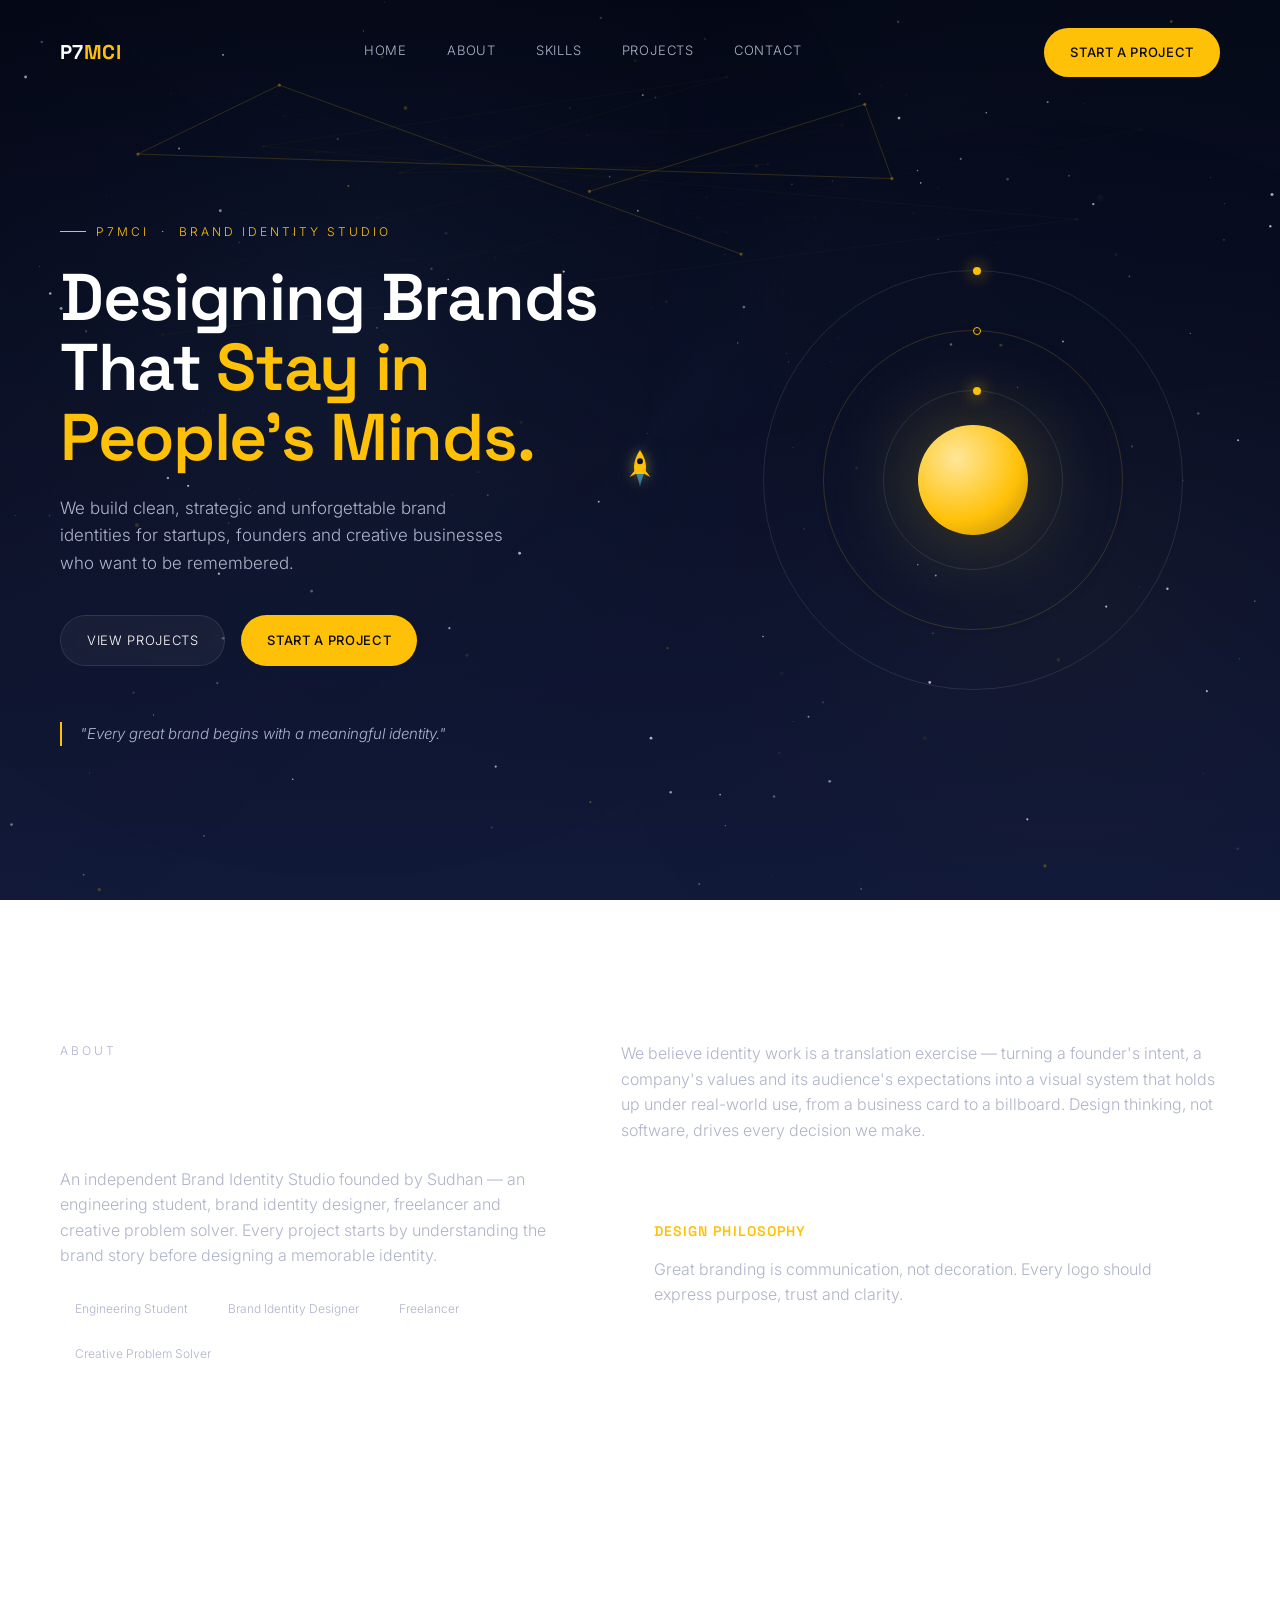
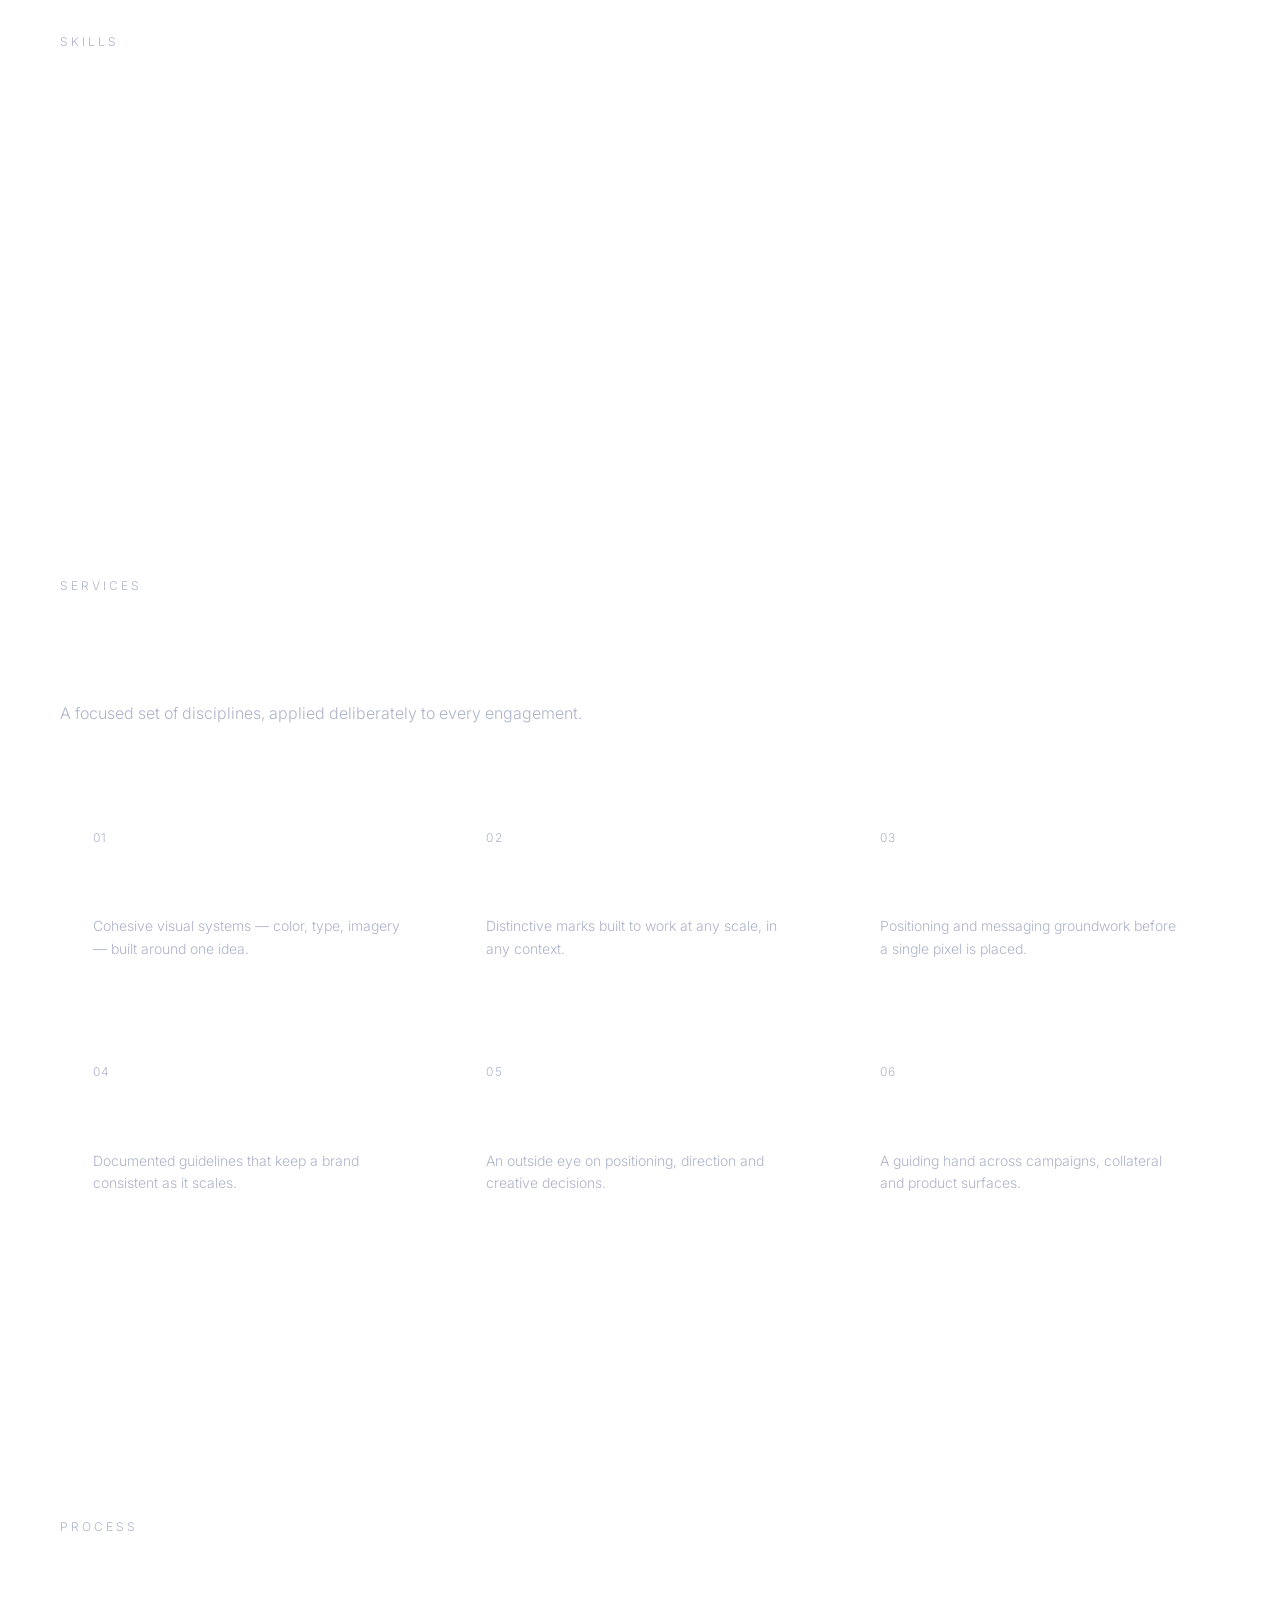
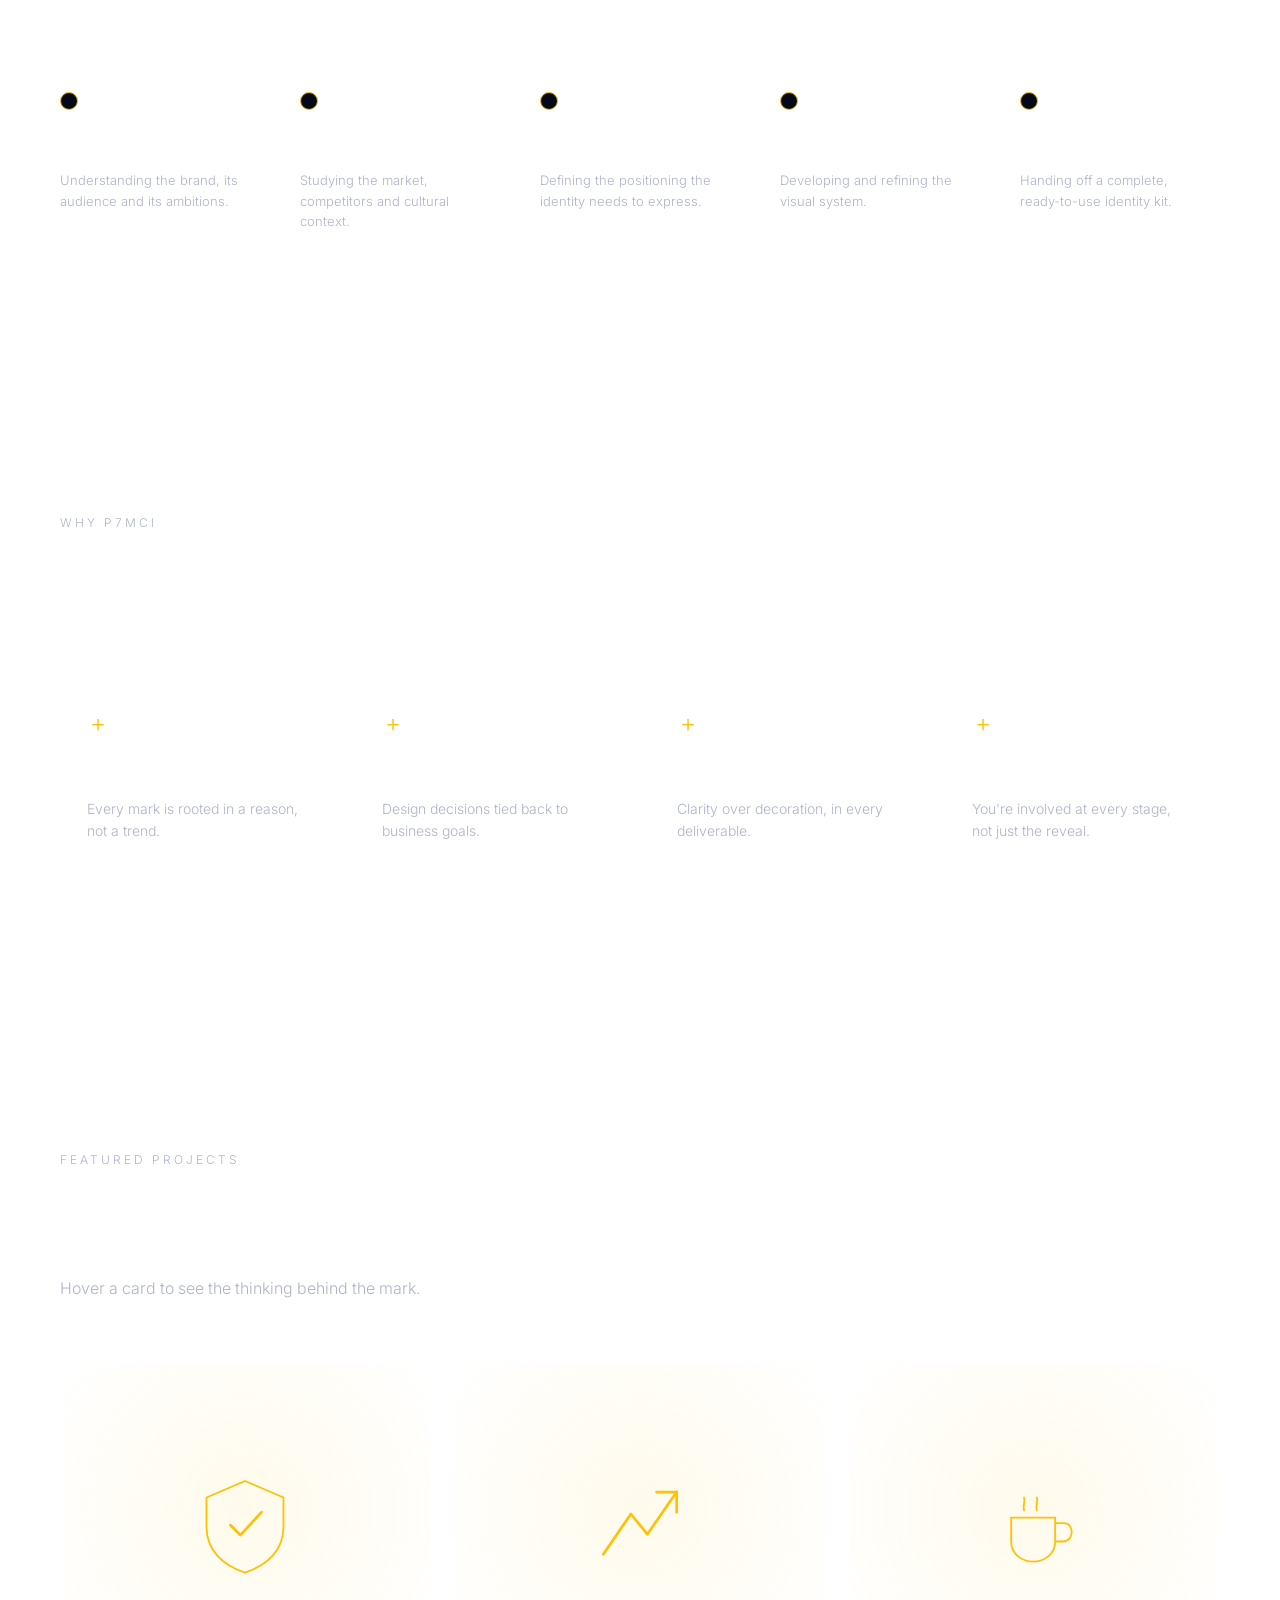
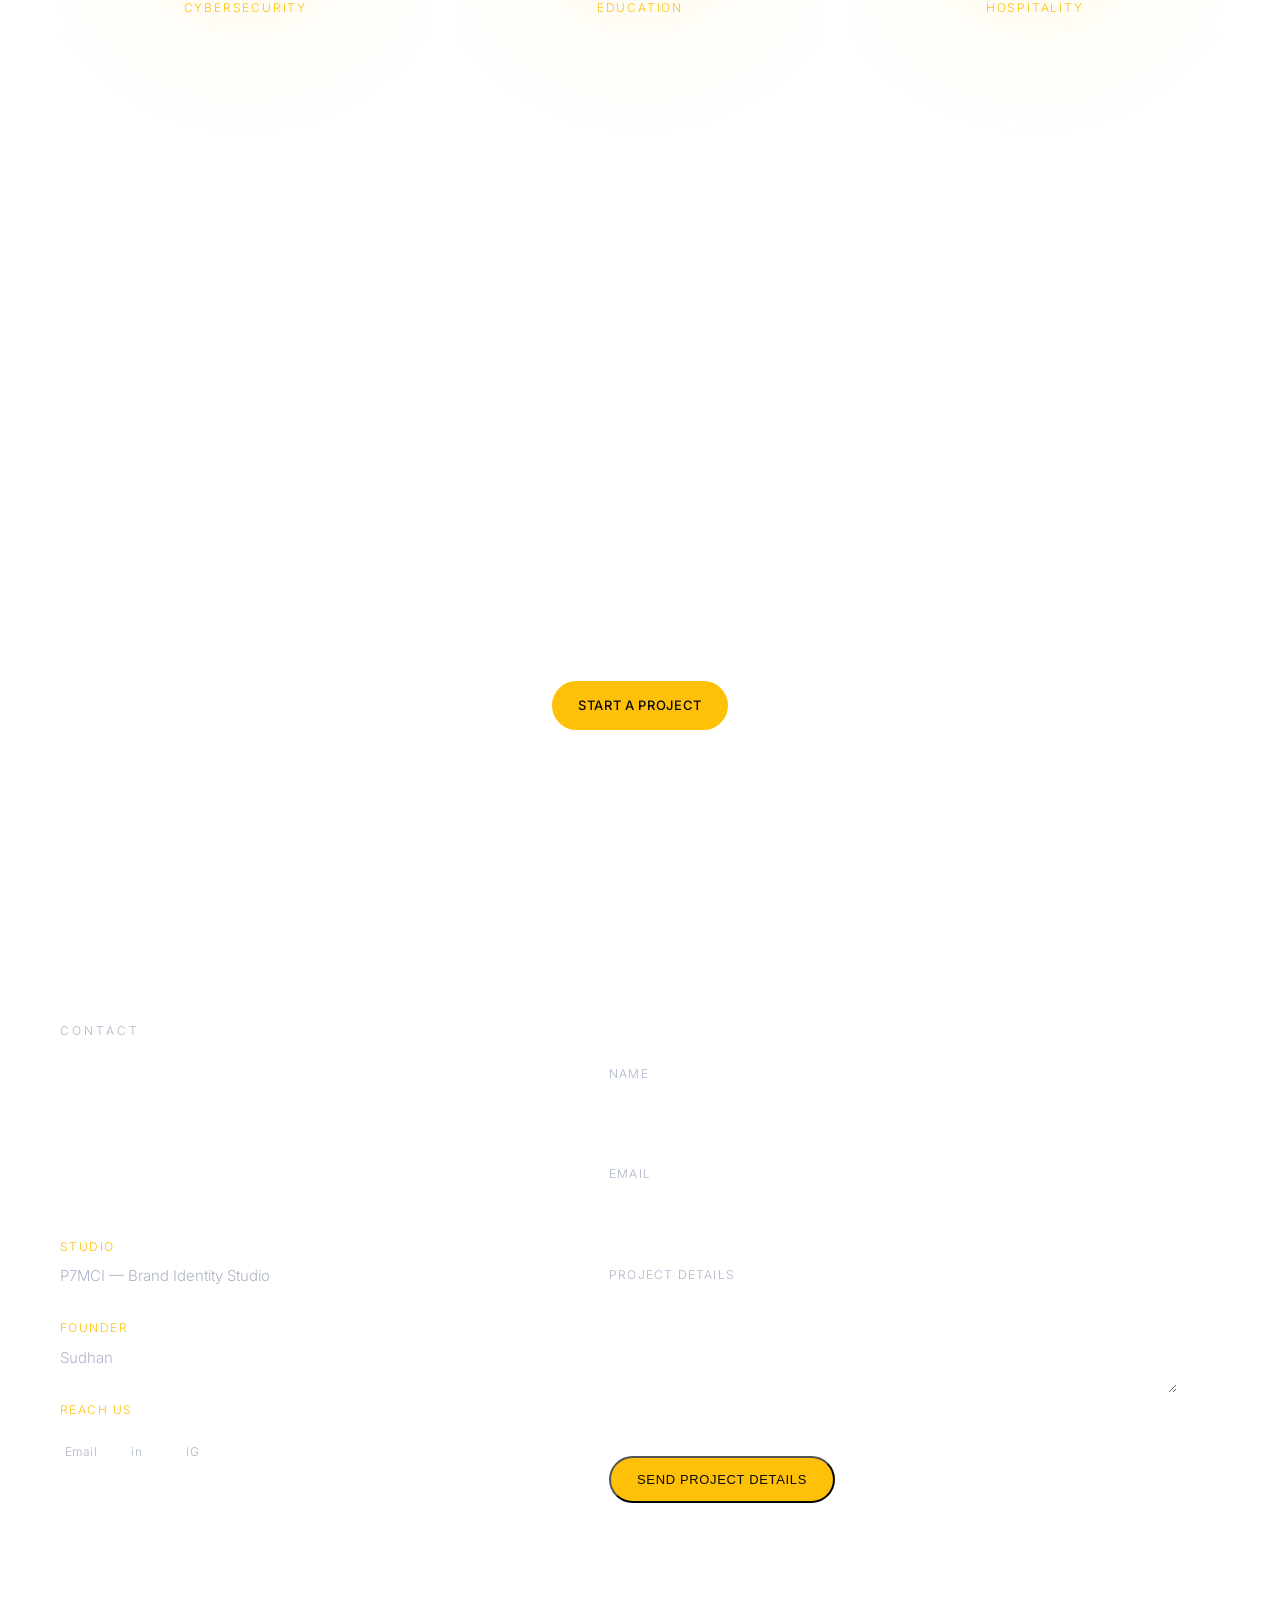
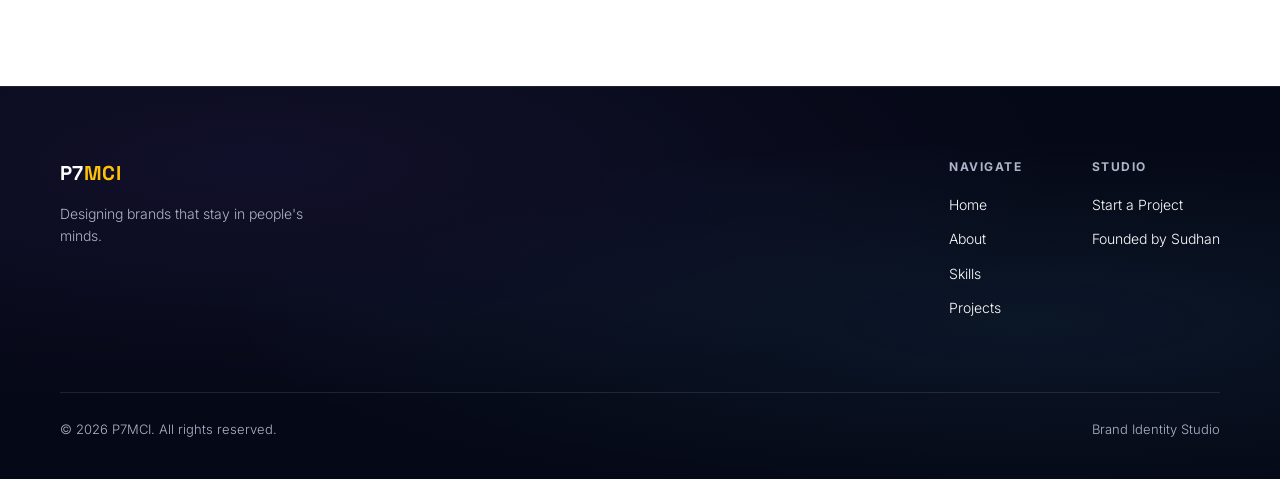
<file: index.html>
<!DOCTYPE html>
<html lang="en">
<head>
<meta charset="UTF-8">
<meta name="viewport" content="width=device-width, initial-scale=1.0">
<title>P7MCI — Brand Identity Studio | Designing Brands That Stay in People's Minds</title>
<meta name="description" content="P7MCI is an independent brand identity studio designing logos, visual systems and brand strategy that make businesses unforgettable.">
<meta property="og:type" content="website">
<meta property="og:title" content="P7MCI — Brand Identity Studio">
<meta property="og:description" content="Designing Brands That Stay in People's Minds. Logo design, brand identity and creative direction for startups and founders.">
<meta property="og:site_name" content="P7MCI">
<meta name="twitter:card" content="summary_large_image">
<meta name="twitter:title" content="P7MCI — Brand Identity Studio">
<meta name="twitter:description" content="Designing Brands That Stay in People's Minds.">
<link rel="preconnect" href="https://fonts.googleapis.com">
<link rel="preconnect" href="https://fonts.gstatic.com" crossorigin>
<link href="https://fonts.googleapis.com/css2?family=Space+Grotesk:wght@400;500;600;700&family=Inter:wght@300;400;500;600&display=swap" rel="stylesheet">
<script type="application/ld+json">
{"@context":"https://schema.org","@type":"ProfessionalService","name":"P7MCI Brand Identity Studio","description":"Independent brand identity studio designing logos, visual systems and brand strategy.","founder":{"@type":"Person","name":"Sudhan"},"areaServed":"Global","serviceType":["Logo Design","Brand Identity","Brand Strategy","Visual Systems","Creative Consultation"]}
</script>
<link rel="stylesheet" href="css/style.css">
</head>
<body>

<div id="loader">
  <div class="loader-inner">
    <img src="assets/images/p7mci-logo.jpg" alt="P7MCI" class="loader-logo">
    <div class="loader-word">P7MCI</div>
    <div class="loader-bar"><span></span></div>
  </div>
</div>

<div id="rocketCursor">
  <svg viewBox="0 0 24 30" xmlns="http://www.w3.org/2000/svg">
    <g class="rocket-flame">
      <path d="M9.5 18 Q12 25 12 27 Q12 25 14.5 18 Z" fill="var(--glow)"/>
    </g>
    <g class="rocket-body">
      <path d="M12 2 C16 8 17 14 15 18 L9 18 C7 14 8 8 12 2 Z" fill="var(--accent)"/>
      <path d="M9 15 L5 20 L9 18 Z" fill="var(--accent)"/>
      <path d="M15 15 L19 20 L15 18 Z" fill="var(--accent)"/>
      <circle cx="12" cy="9.5" r="2" fill="#0B1026"/>
    </g>
  </svg>
</div>
<div class="cursor-spark" id="spark1"></div>
<div class="cursor-spark" id="spark2"></div>
<div class="cursor-spark" id="spark3"></div>

<div class="ray-layer"></div>
<canvas id="bgCanvas"></canvas>

<header id="header">
  <div class="container">
    <nav>
      <a href="#home" class="logo" data-cursor="link">P7<span>MCI</span></a>
      <div class="nav-links">
        <a href="#home" data-cursor="link">Home</a>
        <a href="#about" data-cursor="link">About</a>
        <a href="#skills" data-cursor="link">Skills</a>
        <a href="#projects" data-cursor="link">Projects</a>
        <a href="#contact" data-cursor="link">Contact</a>
      </div>
      <a href="#contact" class="btn btn-primary nav-cta" data-magnetic data-cursor="button">Start a Project</a>
      <div class="burger" id="burger"><span></span><span></span><span></span></div>
    </nav>
  </div>
</header>

<main>
  <section class="hero" id="home">
    <div class="container hero-grid">
      <div>
        <div class="eyebrow reveal">P7MCI &nbsp;·&nbsp; Brand Identity Studio</div>
        <h1 class="reveal">Designing Brands That <em>Stay in People's Minds.</em></h1>
        <p class="desc reveal">We build clean, strategic and unforgettable brand identities for startups, founders and creative businesses who want to be remembered.</p>
        <div class="hero-actions reveal">
          <a href="#projects" class="btn btn-ghost" data-magnetic data-cursor="button">View Projects</a>
          <a href="#contact" class="btn btn-primary" data-magnetic data-cursor="button">Start a Project</a>
        </div>
        <p class="quote-line reveal">"Every great brand begins with a meaningful identity."</p>
      </div>
      <div class="hero-visual reveal">
        <div class="orbit o1"><div class="dot"></div></div>
        <div class="orbit o2"><div class="dot" style="background:transparent;border:1px solid var(--accent);box-shadow:none;"></div></div>
        <div class="orbit o3"><div class="dot"></div></div>
        <div class="core"></div>
      </div>
    </div>
  </section>

  <section class="about" id="about">
    <div class="container about-grid">
      <div class="reveal">
        <div class="eyebrow-sm">About</div>
        <h2 class="section-title">P7MCI</h2>
        <p class="lead">An independent Brand Identity Studio founded by Sudhan — an engineering student, brand identity designer, freelancer and creative problem solver. Every project starts by understanding the brand story before designing a memorable identity.</p>
        <div class="about-tags">
          <span>Engineering Student</span><span>Brand Identity Designer</span><span>Freelancer</span><span>Creative Problem Solver</span>
        </div>
      </div>
      <div class="reveal">
        <p class="lead">We believe identity work is a translation exercise — turning a founder's intent, a company's values and its audience's expectations into a visual system that holds up under real-world use, from a business card to a billboard. Design thinking, not software, drives every decision we make.</p>
        <div class="philosophy glass">
          <h4>Design Philosophy</h4>
          <p>Great branding is communication, not decoration. Every logo should express purpose, trust and clarity.</p>
        </div>
      </div>
    </div>
  </section>

  <section class="skills" id="skills">
    <div class="container">
      <div class="reveal">
        <div class="eyebrow-sm">Skills</div>
        <h2 class="section-title">What we're good at</h2>
      </div>
      <div class="skills-grid reveal">
        <div class="skill-chip glass">Brand Identity</div>
        <div class="skill-chip glass">Logo Design</div>
        <div class="skill-chip glass">Visual Identity Systems</div>
        <div class="skill-chip glass">Typography</div>
        <div class="skill-chip glass">Color Psychology</div>
        <div class="skill-chip glass">Creative Strategy</div>
        <div class="skill-chip glass">Brand Storytelling</div>
        <div class="skill-chip glass">Presentation Design</div>
        <div class="skill-chip glass">Creative Direction</div>
        <div class="skill-chip glass">Problem Solving</div>
      </div>
    </div>
  </section>

  <section class="services" id="services">
    <div class="container">
      <div class="reveal">
        <div class="eyebrow-sm">Services</div>
        <h2 class="section-title">What we do</h2>
        <p class="lead">A focused set of disciplines, applied deliberately to every engagement.</p>
      </div>
      <div class="service-grid reveal">
        <div class="service-card glass glow-border" data-cursor="card"><span class="num">01</span><h3>Brand Identity</h3><p>Cohesive visual systems — color, type, imagery — built around one idea.</p></div>
        <div class="service-card glass glow-border" data-cursor="card"><span class="num">02</span><h3>Logo Design</h3><p>Distinctive marks built to work at any scale, in any context.</p></div>
        <div class="service-card glass glow-border" data-cursor="card"><span class="num">03</span><h3>Brand Strategy</h3><p>Positioning and messaging groundwork before a single pixel is placed.</p></div>
        <div class="service-card glass glow-border" data-cursor="card"><span class="num">04</span><h3>Visual Systems</h3><p>Documented guidelines that keep a brand consistent as it scales.</p></div>
        <div class="service-card glass glow-border" data-cursor="card"><span class="num">05</span><h3>Creative Consultation</h3><p>An outside eye on positioning, direction and creative decisions.</p></div>
        <div class="service-card glass glow-border" data-cursor="card"><span class="num">06</span><h3>Creative Direction</h3><p>A guiding hand across campaigns, collateral and product surfaces.</p></div>
      </div>
    </div>
  </section>

  <section class="process" id="process">
    <div class="container">
      <div class="reveal">
        <div class="eyebrow-sm">Process</div>
        <h2 class="section-title">How we work</h2>
      </div>
      <div class="process-track reveal">
        <div class="process-step"><div class="marker"></div><h4>Discover</h4><p>Understanding the brand, its audience and its ambitions.</p></div>
        <div class="process-step"><div class="marker"></div><h4>Research</h4><p>Studying the market, competitors and cultural context.</p></div>
        <div class="process-step"><div class="marker"></div><h4>Strategy</h4><p>Defining the positioning the identity needs to express.</p></div>
        <div class="process-step"><div class="marker"></div><h4>Design</h4><p>Developing and refining the visual system.</p></div>
        <div class="process-step"><div class="marker"></div><h4>Deliver</h4><p>Handing off a complete, ready-to-use identity kit.</p></div>
      </div>
    </div>
  </section>

  <section class="why" id="why">
    <div class="container">
      <div class="reveal">
        <div class="eyebrow-sm">Why P7MCI</div>
        <h2 class="section-title">Why choose us</h2>
      </div>
      <div class="why-grid reveal">
        <div class="why-item glass glow-border" data-cursor="card"><div class="mark">＋</div><h3>Story-driven concepts</h3><p>Every mark is rooted in a reason, not a trend.</p></div>
        <div class="why-item glass glow-border" data-cursor="card"><div class="mark">＋</div><h3>Strategic thinking</h3><p>Design decisions tied back to business goals.</p></div>
        <div class="why-item glass glow-border" data-cursor="card"><div class="mark">＋</div><h3>Minimal modern design</h3><p>Clarity over decoration, in every deliverable.</p></div>
        <div class="why-item glass glow-border" data-cursor="card"><div class="mark">＋</div><h3>Collaborative process</h3><p>You're involved at every stage, not just the reveal.</p></div>
      </div>
    </div>
  </section>

  <section class="projects" id="projects">
    <div class="container">
      <div class="reveal">
        <div class="eyebrow-sm">Featured Projects</div>
        <h2 class="section-title">Selected work</h2>
        <p class="lead">Hover a card to see the thinking behind the mark.</p>
      </div>

      <div class="case-list reveal">

        <div class="case-study glass glow-border" data-cursor="card">
          <div class="case-face" data-cursor="image">
            <svg viewBox="0 0 120 120" fill="none" xmlns="http://www.w3.org/2000/svg">
              <path d="M60 12 L102 30 V62 C102 88 84 104 60 112 C36 104 18 88 18 62 V30 Z" stroke="#FFC107" stroke-width="2"/>
              <path d="M44 60 L55 71 L78 46" stroke="#FFC107" stroke-width="3" stroke-linecap="round" stroke-linejoin="round"/>
            </svg>
            <span class="tag">Cybersecurity</span>
            <h3>VigilantX</h3>
          </div>
          <div class="case-story">
            <h3>VigilantX</h3>
            <div class="story-block"><span class="story-label">Challenge</span><p>A cybersecurity company needed to feel alert and trustworthy without leaning on tech clichés.</p></div>
            <div class="story-block"><span class="story-label">Creative Thinking</span><p>Rebuild the oldest symbol of protection — a shield — with sharp, deliberate geometry instead of a soft outline.</p></div>
            <div class="story-block"><span class="story-label">Final Identity</span><p>A geometric shield mark with a resolved checkmark, in near-black and alert yellow.</p></div>
            <div class="story-block"><span class="story-label">Result</span><p>A consistent identity used across product, pitch decks and hiring materials.</p></div>
          </div>
        </div>

        <div class="case-study glass glow-border" data-cursor="card">
          <div class="case-face" data-cursor="image">
            <svg viewBox="0 0 120 120" fill="none" xmlns="http://www.w3.org/2000/svg">
              <path d="M20 92 L50 48 L68 70 L100 24" stroke="#FFC107" stroke-width="3" stroke-linecap="round" stroke-linejoin="round"/>
              <path d="M78 24 H100 V46" stroke="#FFC107" stroke-width="3" stroke-linecap="round" stroke-linejoin="round"/>
            </svg>
            <span class="tag">Education</span>
            <h3>Arohan</h3>
          </div>
          <div class="case-story">
            <h3>Arohan</h3>
            <div class="story-block"><span class="story-label">Challenge</span><p>Arohan means "ascent" — the brief was to make that meaning visible at a glance.</p></div>
            <div class="story-block"><span class="story-label">Creative Thinking</span><p>One unbroken upward stroke, reading as a trend line, a mountain path and a graduation arc at once.</p></div>
            <div class="story-block"><span class="story-label">Final Identity</span><p>A confident ascending mark paired with a warm, rounded display type system.</p></div>
            <div class="story-block"><span class="story-label">Result</span><p>An identity carried cleanly through the platform's UI, app icon and marketing.</p></div>
          </div>
        </div>

        <div class="case-study glass glow-border" data-cursor="card">
          <div class="case-face" data-cursor="image">
            <svg viewBox="0 0 120 120" fill="none" xmlns="http://www.w3.org/2000/svg">
              <path d="M34 52 H82 V78 C82 92 70 100 58 100 C46 100 34 92 34 78 Z" stroke="#FFC107" stroke-width="2"/>
              <path d="M82 58 H92 C98 58 100 64 100 68 C100 74 96 78 90 78 H82" stroke="#FFC107" stroke-width="2"/>
              <path d="M48 44 C46 38 50 36 48 30" stroke="#FFC107" stroke-width="2" stroke-linecap="round"/>
              <path d="M62 44 C60 38 64 36 62 30" stroke="#FFC107" stroke-width="2" stroke-linecap="round"/>
            </svg>
            <span class="tag">Hospitality</span>
            <h3>Brew Haven</h3>
          </div>
          <div class="case-story">
            <h3>Brew Haven</h3>
            <div class="story-block"><span class="story-label">Challenge</span><p>A neighbourhood café wanted an identity recognisable from the cup alone.</p></div>
            <div class="story-block"><span class="story-label">Creative Thinking</span><p>A single cup with rising steam lines — the small pause a coffee creates in someone's day.</p></div>
            <div class="story-block"><span class="story-label">Final Identity</span><p>A rounded, editorial wordmark paired with a warm, handcrafted cup mark.</p></div>
            <div class="story-block"><span class="story-label">Result</span><p>A cohesive identity rolled out across packaging, signage and digital menus.</p></div>
          </div>
        </div>

      </div>
    </div>
  </section>

  <section class="cta">
    <div class="container">
      <h2 class="reveal">Let's Build Something Memorable Together.</h2>
      <a href="#contact" class="btn btn-primary reveal" data-magnetic data-cursor="button">Start a Project</a>
    </div>
  </section>

  <section class="contact" id="contact">
    <div class="container contact-grid">
      <div class="reveal contact-info">
        <div class="eyebrow-sm">Contact</div>
        <h2 class="section-title" style="margin-bottom:40px;">Tell us about your brand</h2>
        <div class="info-item"><span>Studio</span><p>P7MCI — Brand Identity Studio</p></div>
        <div class="info-item"><span>Founder</span><p>Sudhan</p></div>
        <div class="info-item">
          <span>Reach Us</span>
          <div class="social-row">
            <a href="mailto:hello@p7mci.com" class="glass" data-cursor="link" aria-label="Email">Email</a>
            <a href="https://linkedin.com" target="_blank" rel="noopener" class="glass" data-cursor="link" aria-label="LinkedIn">in</a>
            <a href="https://instagram.com" target="_blank" rel="noopener" class="glass" data-cursor="link" aria-label="Instagram">IG</a>
          </div>
        </div>
      </div>
      <div class="reveal form-wrap glass" data-cursor="card">
        <form id="contactForm" novalidate>
          <input type="hidden" name="access_key" value="YOUR_WEB3FORMS_ACCESS_KEY">
          <input type="checkbox" name="botcheck" style="display:none" tabindex="-1" autocomplete="off">
          <div class="field">
            <label for="name">Name</label>
            <input id="name" name="name" type="text" required>
          </div>
          <div class="field">
            <label for="email">Email</label>
            <input id="email" name="email" type="email" required>
          </div>
          <div class="field">
            <label for="details">Project Details</label>
            <textarea id="details" name="message" required></textarea>
          </div>
          <p class="form-error" id="formError" role="alert"></p>
          <div class="submit-row">
            <button type="submit" id="submitBtn" class="btn btn-primary" data-magnetic>
              <span class="btn-label">Send Project Details</span>
              <span class="btn-spinner"></span>
            </button>
          </div>
        </form>
        <div class="form-success" id="formSuccess" hidden>
          <div class="success-check">✓</div>
          <h3>Message Sent Successfully</h3>
          <p>Thank you for contacting P7MCI.<br>I'll get back to you as soon as possible.</p>
        </div>
      </div>
    </div>
  </section>
</main>

<footer id="footer">
  <div class="container">
    <div class="footer-top">
      <div class="footer-brand">
        <div class="logo">P7<span>MCI</span></div>
        <p>Designing brands that stay in people's minds.</p>
      </div>
      <div class="footer-links">
        <div class="footer-col">
          <h5>Navigate</h5>
          <a href="#home">Home</a>
          <a href="#about">About</a>
          <a href="#skills">Skills</a>
          <a href="#projects">Projects</a>
        </div>
        <div class="footer-col">
          <h5>Studio</h5>
          <a href="#contact">Start a Project</a>
          <a href="#about">Founded by Sudhan</a>
        </div>
      </div>
    </div>
    <div class="footer-bottom">
      <span>© <span id="year"></span> P7MCI. All rights reserved.</span>
      <span>Brand Identity Studio</span>
    </div>
  </div>
</footer>

<script src="js/script.js"></script>

</body>
</html>
</file>
<file: css/style.css>
:root{
    --bg1:#050816;
    --bg2:#0B1026;
    --bg3:#121A3A;
    --accent:#FFC107;
    --text:#FFFFFF;
    --sec:#AEB4C9;
    --glow:#4FC3F7;
    --line:rgba(255,255,255,0.10);
    --glass-bg:rgba(255,255,255,0.045);
    --glass-border:rgba(255,255,255,0.09);
  }
  *{margin:0;padding:0;box-sizing:border-box;}
  html{scroll-behavior:smooth;}
  body{
    background:linear-gradient(180deg,var(--bg1) 0%,var(--bg2) 45%,var(--bg3) 100%);
    background-attachment:fixed;
    color:var(--text);
    font-family:'Inter',sans-serif;
    font-weight:300;
    line-height:1.6;
    overflow-x:hidden;
    cursor:none;
  }
  h1,h2,h3,h4,.display{font-family:'Space Grotesk',sans-serif;font-weight:600;letter-spacing:-0.02em;}
  a{color:inherit;text-decoration:none;}
  ul{list-style:none;}
  img{max-width:100%;display:block;}
  .container{max-width:1240px;margin:0 auto;padding:0 40px;}
  section{position:relative;z-index:2;}

  @media(hover:hover){
    #rocketCursor{position:fixed;top:0;left:0;width:36px;height:45px;pointer-events:none;z-index:9999;will-change:transform;transform-origin:18px 3px;
      filter:drop-shadow(0 0 6px rgba(255,193,7,.4)) drop-shadow(0 0 11px rgba(79,195,247,.18));}
    #rocketCursor svg{display:block;width:100%;height:100%;overflow:visible;}
    #rocketCursor .rocket-flame{transform-origin:50% 0%;transition:opacity .15s ease;transform-box:fill-box;}
    #rocketCursor .rocket-body{transition:transform .18s cubic-bezier(.22,1,.36,1);transform-box:fill-box;transform-origin:50% 50%;}

    .cursor-spark{position:fixed;top:0;left:0;width:3px;height:3px;border-radius:50%;background:var(--accent);pointer-events:none;z-index:9998;opacity:0;}

    body.cur-link #rocketCursor .rocket-body,
    body.cur-button #rocketCursor .rocket-body{transform:scale(1.35);}
    body.cur-button #rocketCursor{filter:drop-shadow(0 0 10px rgba(255,193,7,.6)) drop-shadow(0 0 16px rgba(79,195,247,.22));}
    body.cur-card #rocketCursor,body.cur-image #rocketCursor{filter:drop-shadow(0 0 12px rgba(79,195,247,.6)) drop-shadow(0 0 6px rgba(255,193,7,.25));}
    body.cur-down #rocketCursor .rocket-body{transform:scale(.82);}
  }
  @media(hover:none){#rocketCursor,.cursor-spark{display:none;} body{cursor:auto;}}
  @media(prefers-reduced-motion: reduce){
    #rocketCursor,.cursor-spark{display:none !important;}
    body{cursor:auto !important;}
  }

  /* background system */
  #bgCanvas{position:fixed;inset:0;z-index:0;pointer-events:none;}
  .ray-layer{position:fixed;inset:-20%;z-index:0;pointer-events:none;opacity:.5;
    background:conic-gradient(from 0deg at 50% 50%, transparent 0deg, rgba(79,195,247,0.03) 40deg, transparent 90deg, transparent 220deg, rgba(255,193,7,0.02) 260deg, transparent 320deg);
    animation:raySpin 90s linear infinite;
  }
  @keyframes raySpin{to{transform:rotate(360deg);}}

  /* loader */
  #loader{position:fixed;inset:0;background:linear-gradient(180deg,var(--bg1),var(--bg2));z-index:10000;display:flex;align-items:center;justify-content:center;transition:opacity .9s ease, visibility .9s ease;}
  #loader.hide{opacity:0;visibility:hidden;}
  .loader-inner{display:flex;flex-direction:column;align-items:center;}
  .loader-logo{width:112px;height:112px;object-fit:cover;border-radius:20px;opacity:0;transform:scale(.85);animation:logoIn 1.3s cubic-bezier(.16,1,.3,1) forwards;box-shadow:0 0 70px rgba(255,193,7,.25);}
  @keyframes logoIn{0%{opacity:0;transform:scale(.85);}60%{opacity:1;}100%{opacity:1;transform:scale(1);}}
  .loader-word{margin-top:20px;font-family:'Space Grotesk',sans-serif;font-size:13px;letter-spacing:.35em;color:var(--sec);opacity:0;animation:wordIn 1s ease .4s forwards;}
  @keyframes wordIn{to{opacity:1;}}
  .loader-bar{width:120px;height:2px;background:rgba(255,255,255,.08);margin-top:26px;border-radius:2px;overflow:hidden;}
  .loader-bar span{display:block;height:100%;width:0%;background:var(--accent);animation:loaderProgress 1.5s ease forwards;}
  @keyframes loaderProgress{to{width:100%;}}

  /* navbar */
  header{position:fixed;top:0;left:0;right:0;z-index:1000;padding:28px 0;transition:padding .4s ease, background .4s ease, backdrop-filter .4s ease, border-color .4s ease;border-bottom:1px solid transparent;}
  header.scrolled{padding:16px 0;background:rgba(8,11,28,0.7);backdrop-filter:blur(16px);border-color:var(--line);}
  nav{display:flex;align-items:center;justify-content:space-between;}
  .logo{font-family:'Space Grotesk',sans-serif;font-weight:700;font-size:20px;letter-spacing:0.02em;}
  .logo span{color:var(--accent);}
  .nav-links{display:flex;gap:40px;align-items:center;}
  .nav-links a{font-size:13px;letter-spacing:0.06em;text-transform:uppercase;color:var(--sec);position:relative;padding-bottom:4px;transition:color .3s;}
  .nav-links a::after{content:'';position:absolute;left:0;bottom:0;width:0;height:1px;background:var(--accent);transition:width .35s cubic-bezier(.16,1,.3,1);}
  .nav-links a:hover{color:var(--text);}
  .nav-links a:hover::after{width:100%;}
  .btn{position:relative;overflow:hidden;display:inline-flex;align-items:center;gap:8px;font-size:13px;letter-spacing:0.05em;text-transform:uppercase;padding:14px 26px;border-radius:999px;transition:transform .35s ease, background .35s ease, color .35s ease, border-color .35s ease, box-shadow .35s ease;isolation:isolate;}
  .btn-primary{background:var(--accent);color:#0A0A0A;font-weight:500;}
  .btn-primary:hover{transform:translateY(-2px);box-shadow:0 0 32px rgba(255,193,7,.4);}
  .btn-ghost{border:1px solid var(--line);color:var(--text);background:var(--glass-bg);backdrop-filter:blur(8px);}
  .btn-ghost:hover{border-color:var(--accent);color:var(--accent);transform:translateY(-2px);box-shadow:0 0 24px rgba(255,193,7,.15);}
  .ripple{position:absolute;border-radius:50%;transform:scale(0);animation:rippleAnim .65s ease-out;pointer-events:none;z-index:-1;}
  .btn-primary .ripple{background:rgba(10,10,10,.35);}
  .btn-ghost .ripple{background:rgba(255,193,7,.3);}
  @keyframes rippleAnim{to{transform:scale(4);opacity:0;}}
  .nav-cta{display:none;}
  @media(min-width:900px){.nav-cta{display:inline-flex;}}
  .burger{display:block;width:22px;height:16px;position:relative;}
  .burger span{position:absolute;left:0;width:100%;height:1px;background:var(--text);transition:.3s;}
  .burger span:nth-child(1){top:0;}
  .burger span:nth-child(2){top:7px;}
  .burger span:nth-child(3){top:14px;}
  @media(min-width:900px){.burger{display:none;}}
  @media(max-width:899px){.nav-links{display:none;}}

  .glow-border{position:relative;}
  .glow-border::after{content:'';position:absolute;inset:0;border-radius:inherit;padding:1px;background:conic-gradient(from 0deg, transparent 0%, var(--accent) 12%, transparent 32%);-webkit-mask:linear-gradient(#000 0 0) content-box, linear-gradient(#000 0 0);-webkit-mask-composite:xor;mask-composite:exclude;opacity:0;transition:opacity .5s ease;pointer-events:none;}
  .glow-border:hover::after{opacity:1;animation:borderSpin 3s linear infinite;}
  @keyframes borderSpin{to{transform:rotate(360deg);}}

  .glass{background:var(--glass-bg);border:1px solid var(--glass-border);backdrop-filter:blur(18px);-webkit-backdrop-filter:blur(18px);}

  /* hero */
  .hero{min-height:100svh;display:flex;align-items:center;padding-top:120px;padding-bottom:60px;}
  .hero-grid{display:grid;grid-template-columns:1.1fr 0.9fr;gap:60px;align-items:center;}
  @media(max-width:900px){.hero-grid{grid-template-columns:1fr;}}
  .eyebrow{display:inline-flex;align-items:center;gap:10px;font-size:12px;letter-spacing:0.25em;text-transform:uppercase;color:var(--accent);margin-bottom:22px;}
  .eyebrow::before{content:'';width:26px;height:1px;background:var(--accent);}
  .hero h1{font-size:clamp(40px,6vw,66px);line-height:1.06;margin-bottom:22px;}
  .hero h1 em{font-style:normal;color:var(--accent);}
  .hero p.desc{color:var(--sec);font-size:17px;max-width:460px;margin-bottom:38px;}
  .hero-actions{display:flex;gap:16px;flex-wrap:wrap;margin-bottom:56px;}
  .quote-line{border-left:2px solid var(--accent);padding-left:18px;color:var(--sec);font-style:italic;font-size:15px;max-width:420px;}
  .hero-visual{position:relative;height:460px;display:flex;align-items:center;justify-content:center;}
  .orbit{position:absolute;border:1px solid var(--line);border-radius:50%;}
  .orbit.o1{width:420px;height:420px;animation:spin 60s linear infinite;}
  .orbit.o2{width:300px;height:300px;border-color:rgba(255,193,7,0.18);animation:spin 40s linear infinite reverse;}
  .orbit.o3{width:180px;height:180px;animation:spin 26s linear infinite;}
  .orbit .dot{position:absolute;width:8px;height:8px;background:var(--accent);border-radius:50%;top:-4px;left:50%;box-shadow:0 0 16px var(--accent);}
  .core{width:110px;height:110px;border-radius:50%;background:radial-gradient(circle at 35% 30%, #FFE79A, var(--accent) 60%, #B8860B 100%);position:relative;z-index:2;box-shadow:0 0 90px rgba(255,193,7,0.28), 0 0 140px rgba(79,195,247,0.12);}
  @keyframes spin{to{transform:rotate(360deg);}}

  .reveal{opacity:0;transform:translateY(26px);transition:opacity .8s ease, transform .8s ease;}
  .reveal.in{opacity:1;transform:translateY(0);}

  .eyebrow-sm{font-size:12px;letter-spacing:0.25em;text-transform:uppercase;color:var(--sec);margin-bottom:16px;}
  h2.section-title{font-size:clamp(30px,4vw,44px);margin-bottom:20px;}
  .lead{color:var(--sec);font-size:16px;max-width:620px;}

  /* about */
  .about{padding:140px 0;border-top:1px solid var(--line);}
  .about-grid{display:grid;grid-template-columns:0.9fr 1.1fr;gap:70px;}
  @media(max-width:900px){.about-grid{grid-template-columns:1fr;}}
  .about-tags{display:flex;flex-wrap:wrap;gap:10px;margin-top:22px;}
  .about-tags span{font-size:12px;color:var(--sec);border:1px solid var(--line);padding:7px 14px;border-radius:999px;}
  .philosophy{margin-top:44px;padding:32px;border-radius:18px;}
  .philosophy h4{color:var(--accent);font-size:14px;letter-spacing:0.08em;text-transform:uppercase;margin-bottom:14px;}
  .philosophy p{color:var(--sec);font-size:16px;}

  /* skills */
  .skills{padding:120px 0;border-top:1px solid var(--line);}
  .skills-grid{display:flex;flex-wrap:wrap;gap:14px;margin-top:50px;}
  .skill-chip{padding:16px 24px;border-radius:16px;font-size:14px;color:var(--text);transition:transform .35s ease, box-shadow .35s ease, border-color .35s ease;}
  .skill-chip:hover{transform:translateY(-5px);box-shadow:0 16px 32px rgba(0,0,0,.35);border-color:rgba(255,193,7,.3);}

  /* services */
  .services{padding:140px 0;border-top:1px solid var(--line);}
  .service-grid{display:grid;grid-template-columns:repeat(3,1fr);gap:20px;margin-top:60px;}
  @media(max-width:900px){.service-grid{grid-template-columns:repeat(2,1fr);}}
  @media(max-width:600px){.service-grid{grid-template-columns:1fr;}}
  .service-card{border-radius:20px;padding:40px 32px;transition:transform .4s ease, box-shadow .4s ease, border-color .4s ease;}
  .service-card:hover{transform:translateY(-6px);box-shadow:0 24px 48px rgba(0,0,0,.4);border-color:rgba(255,193,7,.25);z-index:3;}
  .service-card .num{color:var(--sec);font-size:12px;letter-spacing:0.1em;margin-bottom:26px;display:block;}
  .service-card h3{font-size:19px;margin-bottom:12px;}
  .service-card p{color:var(--sec);font-size:14px;}

  /* process */
  .process{padding:140px 0;border-top:1px solid var(--line);}
  .process-track{display:flex;justify-content:space-between;margin-top:70px;position:relative;flex-wrap:wrap;gap:40px;}
  .process-track::before{content:'';position:absolute;top:9px;left:0;right:0;height:1px;background:var(--line);}
  @media(max-width:800px){.process-track::before{display:none;}}
  .process-step{position:relative;flex:1;min-width:140px;}
  .process-step .marker{width:18px;height:18px;border-radius:50%;background:var(--bg1);border:1px solid var(--accent);margin-bottom:26px;position:relative;z-index:2;transition:box-shadow .4s ease;}
  .process-step:hover .marker{box-shadow:0 0 16px rgba(255,193,7,.6);}
  .process-step h4{font-size:16px;margin-bottom:8px;}
  .process-step p{color:var(--sec);font-size:13px;max-width:180px;}

  /* why */
  .why{padding:140px 0;border-top:1px solid var(--line);}
  .why-grid{display:grid;grid-template-columns:repeat(4,1fr);gap:20px;margin-top:60px;}
  @media(max-width:900px){.why-grid{grid-template-columns:repeat(2,1fr);}}
  @media(max-width:560px){.why-grid{grid-template-columns:1fr;}}
  .why-item{padding:26px;border-radius:16px;transition:transform .4s ease;}
  .why-item:hover{transform:translateY(-6px);border-color:rgba(255,193,7,.2);}
  .why-item h3{font-size:18px;margin-bottom:10px;}
  .why-item p{color:var(--sec);font-size:14px;}
  .why-item .mark{color:var(--accent);font-size:22px;margin-bottom:18px;}

  /* projects — hover-reveal story cards */
  .projects{padding:140px 0;border-top:1px solid var(--line);}
  .case-list{margin-top:60px;display:grid;grid-template-columns:repeat(3,1fr);gap:24px;}
  @media(max-width:980px){.case-list{grid-template-columns:1fr;}}
  .case-study{position:relative;border-radius:22px;overflow:hidden;height:420px;transition:transform .5s ease, box-shadow .5s ease;}
  .case-study:hover{transform:translateY(-6px);box-shadow:0 30px 60px rgba(0,0,0,.45);}
  .case-face{position:absolute;inset:0;display:flex;flex-direction:column;align-items:center;justify-content:center;gap:18px;background:radial-gradient(circle at 50% 35%, rgba(255,193,7,.08), transparent 70%);transition:opacity .45s ease, transform .45s ease;}
  .case-face svg{width:110px;height:110px;transition:transform .6s cubic-bezier(.16,1,.3,1);}
  .case-study:hover .case-face svg{transform:scale(1.1) rotate(3deg);}
  .case-face .tag{color:var(--accent);font-size:12px;letter-spacing:.15em;text-transform:uppercase;}
  .case-face h3{font-size:24px;}
  .case-study:hover .case-face{opacity:0;transform:scale(.96);}
  .case-story{position:absolute;inset:0;padding:32px;display:flex;flex-direction:column;justify-content:center;gap:16px;opacity:0;transform:translateY(14px);transition:opacity .45s ease, transform .45s ease;background:linear-gradient(160deg, rgba(11,16,38,.96), rgba(18,26,58,.96));}
  .case-study:hover .case-story{opacity:1;transform:translateY(0);}
  .case-story h3{font-size:20px;margin-bottom:6px;}
  .story-block .story-label{font-size:10px;letter-spacing:.12em;text-transform:uppercase;color:var(--accent);display:block;margin-bottom:4px;}
  .story-block p{color:var(--sec);font-size:13.5px;line-height:1.5;}

  /* cta */
  .cta{padding:150px 0;text-align:center;border-top:1px solid var(--line);}
  .cta h2{font-size:clamp(32px,5vw,54px);margin-bottom:36px;max-width:760px;margin-left:auto;margin-right:auto;}

  /* contact */
  .contact{padding:140px 0;border-top:1px solid var(--line);}
  .contact-grid{display:grid;grid-template-columns:0.8fr 1.2fr;gap:70px;}
  @media(max-width:900px){.contact-grid{grid-template-columns:1fr;}}
  .form-wrap{position:relative;border-radius:24px;padding:42px;}
  form{display:flex;flex-direction:column;gap:26px;transition:opacity .4s ease;}
  .field{display:flex;flex-direction:column;gap:10px;}
  .field label{font-size:12px;letter-spacing:0.1em;text-transform:uppercase;color:var(--sec);}
  .field input,.field textarea{background:transparent;border:none;border-bottom:1px solid var(--line);color:var(--text);padding:12px 0;font-family:'Inter',sans-serif;font-size:16px;font-weight:300;transition:border-color .3s;}
  .field input:focus,.field textarea:focus{outline:none;border-color:var(--accent);}
  textarea{resize:vertical;min-height:100px;}
  .submit-row{margin-top:10px;display:flex;align-items:center;gap:16px;}
  .btn-spinner{width:14px;height:14px;border:2px solid rgba(10,10,10,.3);border-top-color:#0A0A0A;border-radius:50%;display:none;animation:spin .7s linear infinite;}
  @keyframes spin{to{transform:rotate(360deg);}}
  button.loading .btn-label{opacity:.55;}
  button.loading .btn-spinner{display:inline-block;}
  .btn[disabled]{cursor:not-allowed;}
  .form-error{color:#ff8080;font-size:13px;opacity:0;max-height:0;overflow:hidden;transition:opacity .3s ease,max-height .3s ease;}
  .form-error.show{opacity:1;max-height:40px;}
  .form-success{text-align:center;padding:50px 10px;opacity:0;transform:translateY(16px);transition:opacity .6s ease, transform .6s ease;}
  .form-success.show{opacity:1;transform:translateY(0);}
  .success-check{width:60px;height:60px;border-radius:50%;border:1px solid var(--accent);color:var(--accent);font-size:24px;display:flex;align-items:center;justify-content:center;margin:0 auto 22px;animation:checkPop .6s cubic-bezier(.34,1.56,.64,1);}
  @keyframes checkPop{0%{transform:scale(0);opacity:0;}100%{transform:scale(1);opacity:1;}}
  .form-success h3{font-family:'Space Grotesk',sans-serif;font-size:22px;margin-bottom:10px;}
  .form-success p{color:var(--sec);font-size:14px;}
  .contact-info .info-item{margin-bottom:30px;}
  .contact-info .info-item span{display:block;color:var(--accent);font-size:12px;letter-spacing:0.12em;text-transform:uppercase;margin-bottom:8px;}
  .contact-info .info-item p{color:var(--sec);font-size:15px;}
  .social-row{display:flex;gap:14px;margin-top:12px;}
  .social-row a{width:42px;height:42px;border-radius:12px;display:flex;align-items:center;justify-content:center;font-size:12px;letter-spacing:.05em;color:var(--sec);transition:transform .3s ease, color .3s ease, border-color .3s ease;}
  .social-row a:hover{transform:translateY(-4px);color:var(--accent);border-color:rgba(255,193,7,.3);}

  /* footer — deep galaxy, static */
  footer{border-top:1px solid var(--line);padding:70px 0 40px;position:relative;overflow:hidden;
    background:radial-gradient(ellipse at 20% 20%, rgba(120,90,220,.10), transparent 55%),
               radial-gradient(ellipse at 80% 60%, rgba(79,195,247,.08), transparent 55%),
               var(--bg1);}
  .footer-top{display:flex;justify-content:space-between;flex-wrap:wrap;gap:40px;margin-bottom:60px;position:relative;z-index:1;}
  .footer-brand p{color:var(--sec);font-size:14px;max-width:280px;margin-top:14px;}
  .footer-links{display:flex;gap:70px;flex-wrap:wrap;}
  .footer-col h5{font-size:12px;letter-spacing:0.12em;text-transform:uppercase;color:var(--sec);margin-bottom:18px;}
  .footer-col a{display:block;font-size:14px;margin-bottom:12px;color:var(--text);transition:color .3s;}
  .footer-col a:hover{color:var(--accent);}
  .footer-bottom{display:flex;justify-content:space-between;flex-wrap:wrap;gap:14px;border-top:1px solid var(--line);padding-top:26px;color:var(--sec);font-size:13px;position:relative;z-index:1;}

  ::selection{background:var(--accent);color:#0A0A0A;}
  :focus-visible{outline:2px solid var(--accent);outline-offset:3px;}
  @media(prefers-reduced-motion: reduce){
    *{animation-duration:0.01ms !important;animation-iteration-count:1 !important;transition-duration:0.01ms !important;scroll-behavior:auto !important;}
  }
</file>
